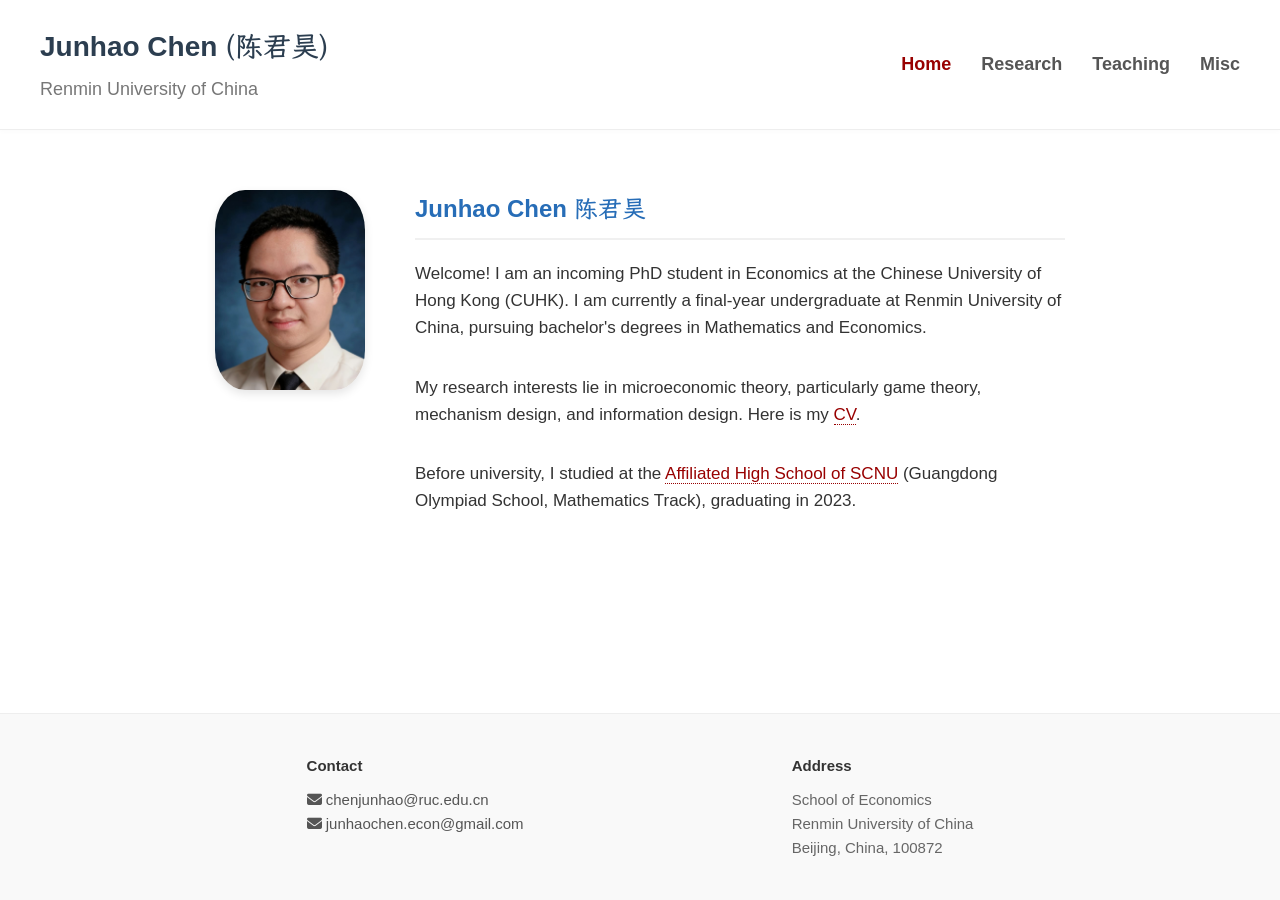
<file: index.html>
<!doctype html>
<html lang="en">
<head>
    <meta charset="utf-8">
    <meta name="viewport" content="width=device-width, initial-scale=1, user-scalable=yes">
    <title>Junhao Chen | Renmin University of China</title>
    
    <link rel="stylesheet" href="https://cdnjs.cloudflare.com/ajax/libs/font-awesome/6.5.1/css/all.min.css">
    <link rel="stylesheet" href="stylesheets/styles.css">

    <script async src="https://www.googletagmanager.com/gtag/js?id=G-GNJD50R0Z7"></script>
    <script>
    window.dataLayer = window.dataLayer || [];
    function gtag(){dataLayer.push(arguments);}
    gtag('js', new Date());
    gtag('config', 'G-GNJD50R0Z7');
    </script>

    <style>
        /* Page-specific styles (shared styles live in stylesheets/styles.css) */

        main {
            flex-grow: 1;
            max-width: 850px;
            margin: 60px auto; 
            padding: 0 20px;
            display: flex;
            gap: 50px;
            align-items: flex-start;
        }

        .profile-container {
            flex-shrink: 0;
            text-align: center;
        }

        .profile-img {
            width: 150px;
            height: 200px;
            object-fit: cover;
            border-radius: 20%;
            box-shadow: 0 4px 10px rgba(0,0,0,0.1);
            margin-bottom: 15px;
        }

        .bio-text {
            flex-grow: 1;
        }

        .bio-text h2 {
            font-size: 24px;
            border-bottom: 2px solid #f0f0f0;
            padding-bottom: 10px;
            margin-top: 0;
            margin-bottom: 20px;
        }

        .bio-text p { margin-bottom: 32px; }

        a.text-link {
            color: #980000;
            text-decoration: none;
            border-bottom: 1px dotted #980000;
        }
        a.text-link:hover { border-bottom: 1px solid #980000; }

        @media (max-width: 768px) {
            main { flex-direction: column; align-items: center; margin-top: 30px; }
        }
    </style>
</head>

<body>

    <header>
        <div class="header-name">
            <h1>Junhao Chen <span class="chinese-name">(陈君昊)</span></h1>
            <p>Renmin University of China</p>
        </div>
        <nav>
            <ul>
                <li><a href="index.html" class="active">Home</a></li>
                <li><a href="research.html">Research</a></li>
                <li><a href="teaching.html">Teaching</a></li>
                <li><a href="misc.html">Misc</a></li>
            </ul>
        </nav>
    </header>

    <main>
        <div class="profile-container">
           <img src="assets/img/profile.jpg" alt="Junhao Chen" class="profile-img">
       </div>

        <div class="bio-text">
            <h2 style="color: #276db7;">Junhao Chen <span class="chinese-name">陈君昊</span></h2>
            <p>
                Welcome! I am an incoming PhD student in Economics at the Chinese University of Hong Kong (CUHK).
                I am currently a final-year undergraduate at Renmin University of China, pursuing bachelor's degrees in Mathematics and Economics.
            </p>
            <p>
                My research interests lie in microeconomic theory, particularly game theory, mechanism design, and information design.
                Here is my <a href="research/CV_Junhao Chen.pdf" target="_blank" class="text-link">CV</a>.
            </p>
            <p>
                Before university, I studied at the <a href="https://en.wikipedia.org/wiki/Affiliated_High_School_of_South_China_Normal_University" target="_blank" rel="noopener noreferrer" class="text-link">Affiliated High School of SCNU</a>
                (Guangdong Olympiad School, Mathematics Track), graduating in 2023.
            </p>
        </div>
    </main>

    <footer>
        <div class="footer-content">
            <div class="footer-col">
                <strong>Contact</strong>
                <div class="social-links">
                    <a href="mailto:chenjunhao@ruc.edu.cn"><i class="fas fa-envelope"></i> chenjunhao@ruc.edu.cn</a><br>
                    <a href="mailto:junhaochen.econ@gmail.com"><i class="fas fa-envelope"></i> junhaochen.econ@gmail.com</a>
                </div>
            </div>

            <div class="footer-col">
                <strong>Address</strong>
                School of Economics<br>
                Renmin University of China<br>
                Beijing, China, 100872
            </div>
        </div>
    </footer>

</body>
</html>
</file>
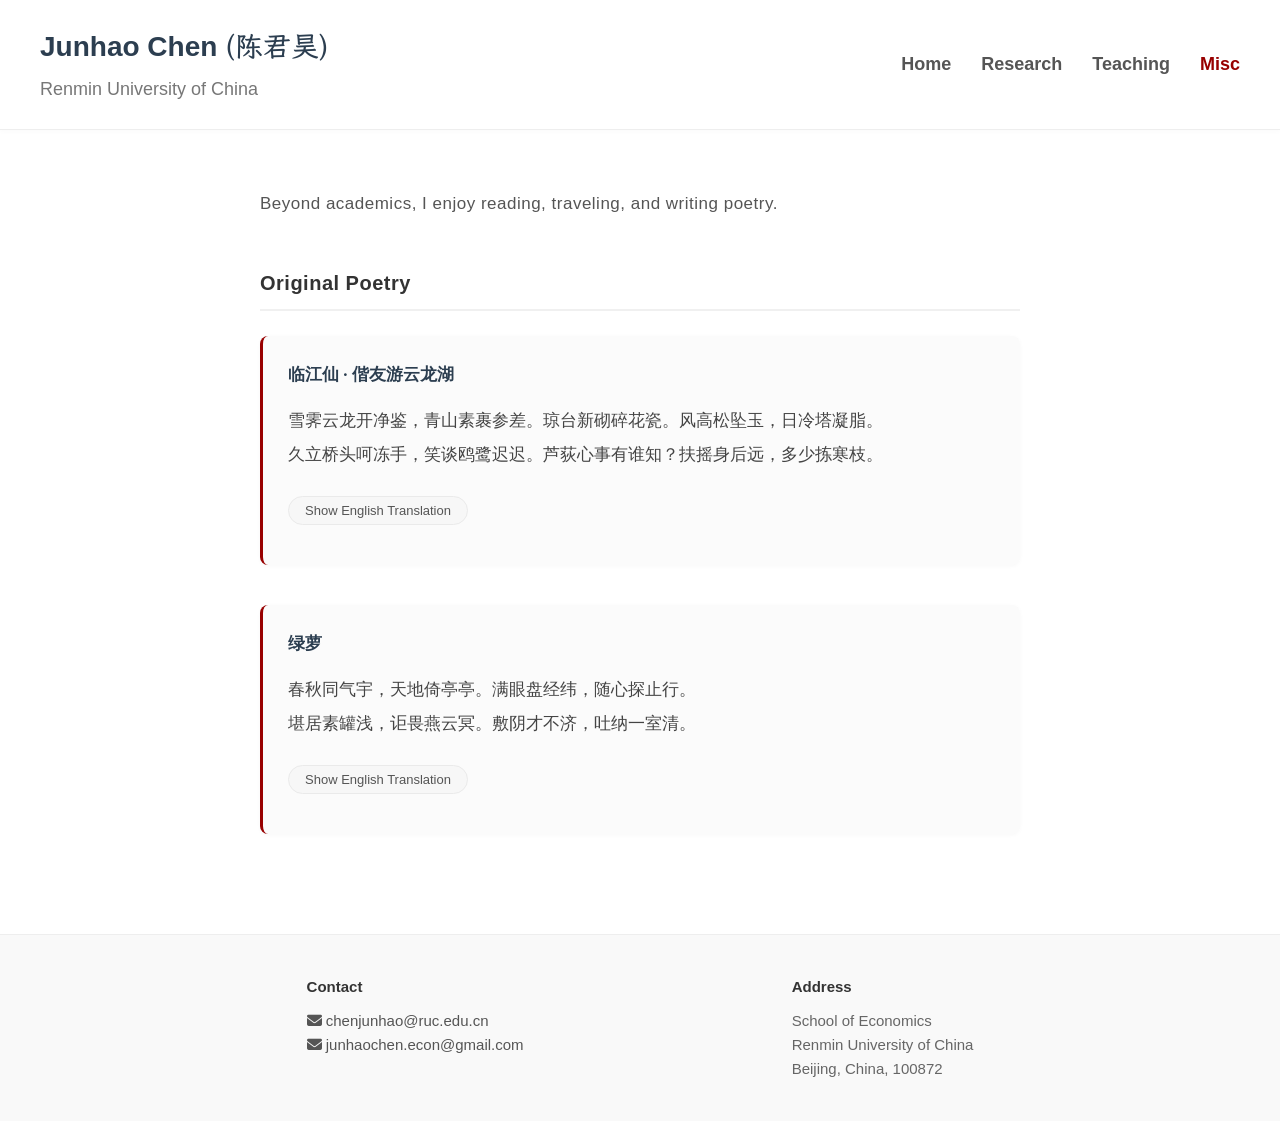
<file: misc.html>
<!doctype html>
<html lang="en">
<head>
    <meta charset="utf-8">
    <meta name="viewport" content="width=device-width, initial-scale=1, user-scalable=yes">
    <title>Misc | Junhao Chen</title>
    
    <link rel="stylesheet" href="https://cdnjs.cloudflare.com/ajax/libs/font-awesome/6.5.1/css/all.min.css">
    <link rel="stylesheet" href="stylesheets/styles.css">

    <script async src="https://www.googletagmanager.com/gtag/js?id=G-GNJD50R0Z7"></script>
    <script>
    window.dataLayer = window.dataLayer || [];
    function gtag(){dataLayer.push(arguments);}
    gtag('js', new Date());
    gtag('config', 'G-GNJD50R0Z7');
    </script>

    <style>
        /* Page-specific styles (shared styles live in stylesheets/styles.css) */

        main {
            flex-grow: 1;
            max-width: 800px; 
            margin: 60px auto; 
            padding: 0 20px;
            width: 100%;
            box-sizing: border-box;
        }

        h2.page-title {
            font-size: var(--text-section);
            margin-top: 0;
            margin-bottom: 10px;
            text-align: center;
            color: #333;
        }

        .intro-concise {
            color: #555;
            margin-bottom: 50px;
            letter-spacing: 0.5px;
        }

        h3.section-title {
            margin-bottom: 25px;
            border-bottom: 2px solid #f0f0f0;
            padding-bottom: 10px;
        }

        /* Poem Specific Styles */
        .poem-container {
            margin-bottom: 40px;
            padding: 25px;
            background-color: #fbfbfb;
            border-radius: 8px;
            border-left: 3px solid #980000;
            box-shadow: 0 1px 4px rgba(0,0,0,0.03);
        }

        .poem-title {
            font-family: var(--font-chinese);
            font-weight: 700;
            margin-bottom: 15px;
            color: #2c3e50;
        }

        .poem-content {
            font-family: var(--font-chinese);
            line-height: 2;
            color: #444;
            white-space: pre-wrap; 
            margin-bottom: 20px;
        }
        
        /*Toggle Button */
        .toggle-btn {
            background-color: #f7f7f7;
            color: #555;
            border: 1px solid #eaeaea;
            padding: 6px 16px;
            border-radius: 20px;
            cursor: pointer;
            font-family: inherit;
            font-size: 13px;
            transition: all 0.2s ease;
            margin-bottom: 15px;
            margin-top: 5px;
        }

        .toggle-btn:hover {
            background-color: #980000;
            color: #fff;
            border-color: #980000;
        }

        .poem-translation {
            display: none; 
            border-top: none;
            padding-top: 15px;
            margin-top: 15px;
            white-space: normal;
        }

        .translation-title {
            display: block;
            font-weight: bold;
            color: #333;
            margin-bottom: 10px;
        }

        .translation-content {
            font-family: var(--font-serif);
            font-size: var(--text-small);
            line-height: 1.5;
            color: #555;
            margin-top: 0;
            white-space: pre-wrap;
            font-style: italic;
        }
    </style>
</head>

<body>

    <header>
        <div class="header-name">
            <h1>Junhao Chen <span class="chinese-name">(陈君昊)</span></h1>
            <p>Renmin University of China</p>
        </div>
        <nav>
            <ul>
                <li><a href="index.html">Home</a></li>
                <li><a href="research.html">Research</a></li>
                <li><a href="teaching.html">Teaching</a></li>
                <li><a href="misc.html" class="active">Misc</a></li>
            </ul>
        </nav>
    </header>

    <main>
        <div class="intro-concise">
            Beyond academics, I enjoy reading, traveling, and writing poetry.
        </div>

        <h3 class="section-title">Original Poetry</h3>

        <div class="poem-container">
            <div class="poem-title" lang="zh-Hans">临江仙 · 偕友游云龙湖</div>
            <div class="poem-content" lang="zh-Hans">雪霁云龙开净鉴，青山素裹参差。琼台新砌碎花瓷。风高松坠玉，日冷塔凝脂。
久立桥头呵冻手，笑谈鸥鹭迟迟。芦荻心事有谁知？扶摇身后远，多少拣寒枝。</div>
    
            <button class="toggle-btn" onclick="toggleTranslation(this)">Show English Translation</button>
    
            <div class="poem-translation">
                <div class="translation-title">Linjiangxian · Strolling with a Friend by Yunlong Lake</div>
                <div class="translation-content">The lake gleams like a mirror, snow just cleared away.  
Green hills robed in white rise in a jagged array.  
The terraces seem freshly set with porcelain shards so bright.  
In the high wind, the pines scatter a jade-white spray;
In the cold sun, the temple gathers an ivory light.

Long on the bridge we stand, breathing on our frozen hands;  
We laugh and talk of gulls and egrets slow in flight.  
Who knows the reeds’ thoughts along the strands?  
Far behind me now, the wind that bore me high—  
How many wintry branches I’ve picked in life’s lands.</div>
            </div>
        </div>

        <div class="poem-container">
            <div class="poem-title" lang="zh-Hans">绿萝</div>
            <div class="poem-content" lang="zh-Hans">春秋同气宇，天地倚亭亭。满眼盘经纬，随心探止行。
堪居素罐浅，讵畏燕云冥。敷阴才不济，吐纳一室清。</div>
            
            <button class="toggle-btn" onclick="toggleTranslation(this)">Show English Translation</button>
            
            <div class="poem-translation">
                <div class="translation-title">Green Pothos</div>
                <div class="translation-content">Through spring and fall, one constant grace:
It trails within the earth and sky’s embrace.
Green warp and weft wherever my eyes go—
At will, the vines lie still or reach and grow.

A shallow pot of clay will do;
Why fear the northern clouds that veil the blue?
It has but little shade to spare;
It breathes, and freshness fills the air.</div>
            </div>
        </div>

    </main>

    <footer>
        <div class="footer-content">
            <div class="footer-col">
                <strong>Contact</strong>
                <div class="social-links">
                    <a href="mailto:chenjunhao@ruc.edu.cn"><i class="fas fa-envelope"></i> chenjunhao@ruc.edu.cn</a><br>
                    <a href="mailto:junhaochen.econ@gmail.com"><i class="fas fa-envelope"></i> junhaochen.econ@gmail.com</a>
                </div>
            </div>

            <div class="footer-col">
                <strong>Address</strong>
                School of Economics<br>
                Renmin University of China<br>
                Beijing, China, 100872
            </div>
        </div>
    </footer>

    <script>
        function toggleTranslation(btn) {
            var translationDiv = btn.nextElementSibling;
            if (translationDiv.style.display === "none" || translationDiv.style.display === "") {
                translationDiv.style.display = "block";
                btn.textContent = "Hide English Translation";
            } else {
                translationDiv.style.display = "none";
                btn.textContent = "Show English Translation";
            }
        }
    </script>

</body>
</html>
</file>
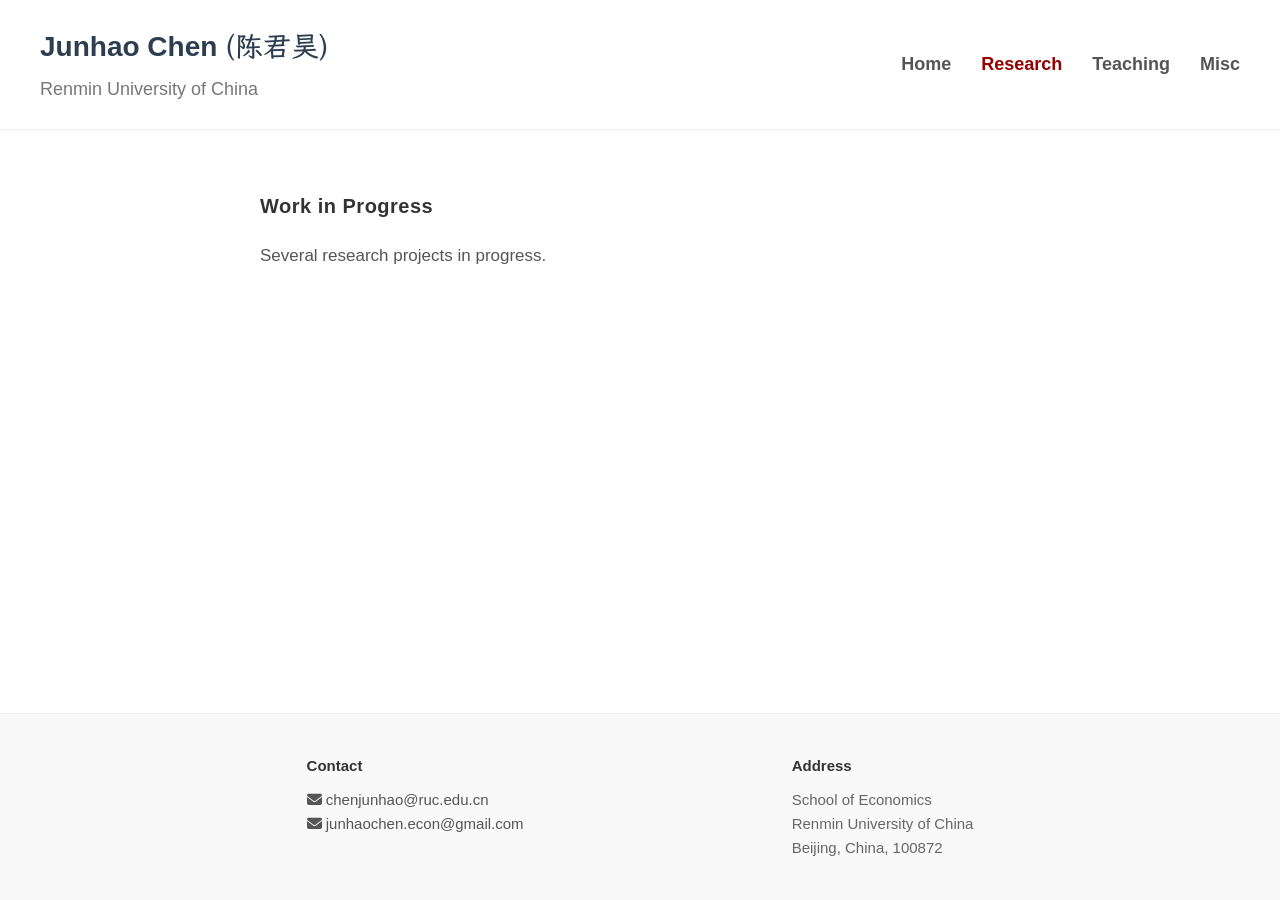
<file: research.html>
<!doctype html>
<html lang="en">
<head>
    <meta charset="utf-8">
    <meta name="viewport" content="width=device-width, initial-scale=1, user-scalable=yes">
    <title>Research | Junhao Chen</title>
    
    <link rel="stylesheet" href="https://cdnjs.cloudflare.com/ajax/libs/font-awesome/6.5.1/css/all.min.css">
    <link rel="stylesheet" href="stylesheets/styles.css">

    <script async src="https://www.googletagmanager.com/gtag/js?id=G-GNJD50R0Z7"></script>
    <script>
    window.dataLayer = window.dataLayer || [];
    function gtag(){dataLayer.push(arguments);}
    gtag('js', new Date());
    gtag('config', 'G-GNJD50R0Z7');
    </script>

    <style>
        /* Page-specific styles (shared styles live in stylesheets/styles.css) */

        main {
            flex-grow: 1;
            max-width: 800px; 
            margin: 60px auto; 
            padding: 0 20px;
            width: 100%;
            box-sizing: border-box;
        }

        h2.page-title {
            font-size: 28px;
            margin-top: 0;
            margin-bottom: 40px;
            padding-bottom: 15px;
            border-bottom: 2px solid #f0f0f0;
        }

        .research-entry {
            margin-bottom: 30px;
        }

        .project-title {
            font-weight: 600;
            color: #555;
        }

        .project-meta {
            color: #666;
            margin-top: 4px;
            margin-bottom: 8px;
            font-style: italic;
        }

        .project-desc {
            color: #555;
            margin-bottom: 10px;
        }

        a.text-link {
            color: #337ab7;
            text-decoration: none;
        }
        a.text-link:hover { border-bottom: 1px solid #337ab7; }

        ul.project-details {
            color: #555;
            line-height: 1.8;
            margin-top: 10px;
            padding-left: 20px;
        }
        
        ul.project-details li {
            margin-bottom: 8px;
        }
    </style>
</head>

<body>

    <header>
        <div class="header-name">
            <h1>Junhao Chen <span class="chinese-name">(陈君昊)</span></h1>
            <p>Renmin University of China</p>
        </div>
        <nav>
            <ul>
                <li><a href="index.html">Home</a></li>
                <li><a href="research.html" class="active">Research</a></li>
                <li><a href="teaching.html">Teaching</a></li>
                <li><a href="misc.html">Misc</a></li>
            </ul>
        </nav>
    </header>

    <main>
        <h3 class="section-title">Work in Progress</h3>
        
        <div class="research-entry">
            <p class="project-desc">Several research projects in progress.</p>
        </div>
    </main>

    <footer>
        <div class="footer-content">
            <div class="footer-col">
                <strong>Contact</strong>
                <div class="social-links">
                    <a href="mailto:chenjunhao@ruc.edu.cn"><i class="fas fa-envelope"></i> chenjunhao@ruc.edu.cn</a><br>
                    <a href="mailto:junhaochen.econ@gmail.com"><i class="fas fa-envelope"></i> junhaochen.econ@gmail.com</a>
                </div>
            </div>

            <div class="footer-col">
                <strong>Address</strong>
                School of Economics<br>
                Renmin University of China<br>
                Beijing, China, 100872
            </div>
        </div>
    </footer>

</body>
</html>
</file>
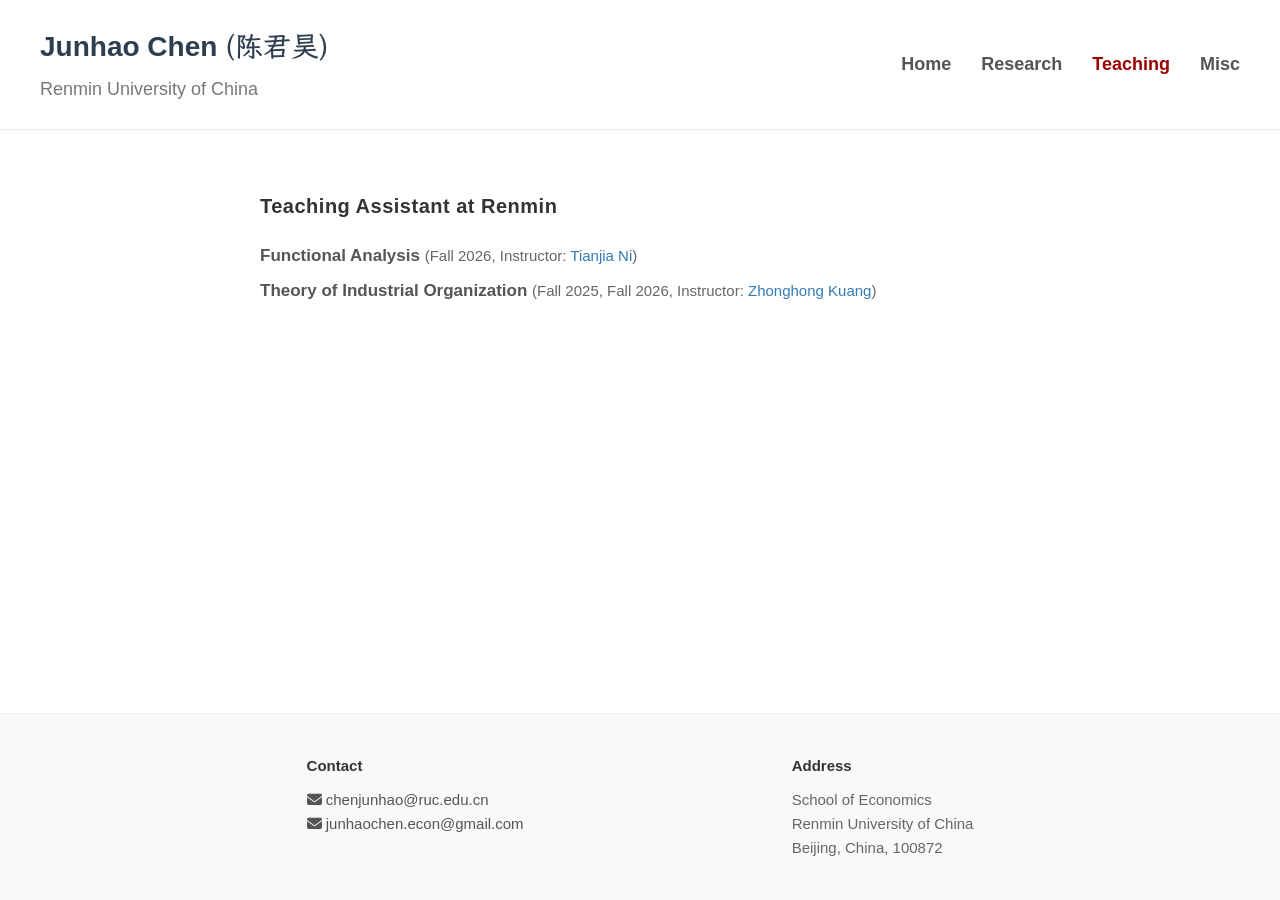
<file: teaching.html>
<!doctype html>
<html lang="en">
<head>
    <meta charset="utf-8">
    <meta name="viewport" content="width=device-width, initial-scale=1, user-scalable=yes">
    <title>Teaching | Junhao Chen</title>
    
    <link rel="stylesheet" href="https://cdnjs.cloudflare.com/ajax/libs/font-awesome/6.5.1/css/all.min.css">
    <link rel="stylesheet" href="stylesheets/styles.css">

    <script async src="https://www.googletagmanager.com/gtag/js?id=G-GNJD50R0Z7"></script>
    <script>
    window.dataLayer = window.dataLayer || [];
    function gtag(){dataLayer.push(arguments);}
    gtag('js', new Date());
    gtag('config', 'G-GNJD50R0Z7');
    </script>

    <style>
        /* Page-specific styles (shared styles live in stylesheets/styles.css) */

        main {
            flex-grow: 1;
            max-width: 800px; /* Standard reading width */
            margin: 60px auto; 
            padding: 0 20px;
            width: 100%;
            box-sizing: border-box;
        }

        /* Typography for Teaching Page */
        h2.page-title {
            font-size: 28px;
            margin-top: 0;
            margin-bottom: 40px;
            padding-bottom: 15px;
            border-bottom: 2px solid #f0f0f0;
        }

        .teaching-entry {
            margin-bottom: 8px;
        }

        .teaching-entry:last-child {
            margin-bottom: 0;
        }

        .course-title {
            font-weight: 600;
            color: #555;
        }

        .course-meta {
            font-weight: normal;
            color: #666;
        }

        a.text-link {
            color: #337ab7;
            text-decoration: none;
        }
        a.text-link:hover { border-bottom: 1px solid #337ab7; }
    </style>
</head>

<body>

    <header>
        <div class="header-name">
            <h1>Junhao Chen <span class="chinese-name">(陈君昊)</span></h1>
            <p>Renmin University of China</p>
        </div>
        <nav>
            <ul>
                <li><a href="index.html">Home</a></li>
                <li><a href="research.html">Research</a></li>
                <li><a href="teaching.html" class="active">Teaching</a></li>
                <li><a href="misc.html">Misc</a></li>
            </ul>
        </nav>
    </header>

    <main>
        <h3 class="section-title">Teaching Assistant at Renmin</h3>
        
        <div class="teaching-entry">
            <div class="course-title">
                Functional Analysis <span class="course-meta">(Fall 2026, Instructor: <a href="http://math.ruc.edu.cn/szdw/zgjs/a14be094f9e647368ab7e515d9e8b6ca.htm" class="text-link">Tianjia Ni</a>)</span>
            </div>
        </div>

        <div class="teaching-entry">
            <div class="course-title">
                Theory of Industrial Organization <span class="course-meta">(Fall 2025, Fall 2026, Instructor: <a href="https://zhkuang.weebly.com/" class="text-link">Zhonghong Kuang</a>)</span>
            </div>
        </div>

    </main>

    <footer>
        <div class="footer-content">
            <div class="footer-col">
                <strong>Contact</strong>
                <div class="social-links">
                    <a href="mailto:chenjunhao@ruc.edu.cn"><i class="fas fa-envelope"></i> chenjunhao@ruc.edu.cn</a><br>
                    <a href="mailto:junhaochen.econ@gmail.com"><i class="fas fa-envelope"></i> junhaochen.econ@gmail.com</a>
                </div>
            </div>

            <div class="footer-col">
                <strong>Address</strong>
                School of Economics<br>
                Renmin University of China<br>
                Beijing, China, 100872
            </div>
        </div>
    </footer>

</body>
</html>
</file>
<file: stylesheets/styles.css>
/* ============================================================
   Shared site styles (header, footer, nav, base typography).
   Page-specific rules live in a small <style> block on each page.
   ============================================================ */

@font-face {
    font-family: 'LXGWWenKai';
    src: url('../assets/fonts/LXGWWenKai-Medium.woff2') format('woff2');
    font-weight: 700;
    font-style: normal;
}

:root {
    --font-sans: 'Helvetica Neue', Helvetica, Arial, sans-serif;
    --font-serif: 'Georgia', 'Times New Roman', serif;
    --font-chinese: 'LXGWWenKai', serif;
    --text-body: 17px;
    --text-small: 15px;
    --text-section: 20px;
}

html {
    overflow-y: scroll;
}

/* General Reset */
body {
    font-family: var(--font-sans);
    font-size: var(--text-body);
    color: #333;
    line-height: 1.6;
    margin: 0;
    padding: 0;
    background-color: #fff;
    display: flex;
    flex-direction: column;
    min-height: 100vh;
}

/* --- Shared Typography --- */
h3.section-title {
    font-size: var(--text-section);
    font-weight: 700;
    color: #333;
    margin-top: 40px;
    margin-bottom: 20px;
    letter-spacing: 0.5px;
}

h3.section-title:first-child {
    margin-top: 0;
}

.category-title {
    font-size: var(--text-section);
    font-weight: 700;
}

.project-meta,
.course-meta {
    font-size: var(--text-small);
}

.chinese-name {
    font-family: var(--font-chinese);
    font-weight: 700;
}

/* --- Top Header --- */
header {
    background-color: #fff;
    border-bottom: 1px solid #eee;
    padding: 25px 40px;
    display: flex;
    justify-content: space-between;
    align-items: center;
    position: sticky;
    top: 0;
    z-index: 100;
    box-shadow: 0 2px 5px rgba(0,0,0,0.02);
}

.header-name h1 {
    font-size: 28px;
    font-weight: 700;
    margin: 0;
    color: #2c3e50;
}

.header-name p {
    font-size: 18px;
    color: #777;
    margin: 5px 0 0 0;
}

nav ul {
    list-style: none;
    margin: 0;
    padding: 0;
    display: flex;
    gap: 30px;
}

nav a {
    text-decoration: none;
    color: #555;
    font-weight: 600;
    font-size: 18px;
    transition: color 0.2s;
}

nav a:hover, nav a.active {
    color: #980000;
}

/* --- Footer --- */
footer {
    background-color: #f9f9f9;
    border-top: 1px solid #eee;
    padding: 40px 20px;
    text-align: center;
    font-size: var(--text-small);
    color: #666;
    margin-top: auto;
}

.footer-content {
    max-width: 900px;
    margin: 0 auto;
    display: flex;
    justify-content: space-around;
    flex-wrap: wrap;
    gap: 20px;
}

.footer-col {
    text-align: left;
}

.footer-col strong {
    color: #333;
    display: block;
    margin-bottom: 10px;
}

.social-links a {
    display: inline-block;
    margin-right: 15px;
    color: #555;
    text-decoration: none;
    font-size: var(--text-small);
}

.social-links a:hover {
    color: #980000;
}

/* --- Mobile Adjustments --- */
@media (max-width: 768px) {
    header { position: static; flex-direction: column; gap: 15px; text-align: center; padding: 20px; }
    .footer-content { flex-direction: column; text-align: center; }
    .footer-col { text-align: center; }
}
</file>
